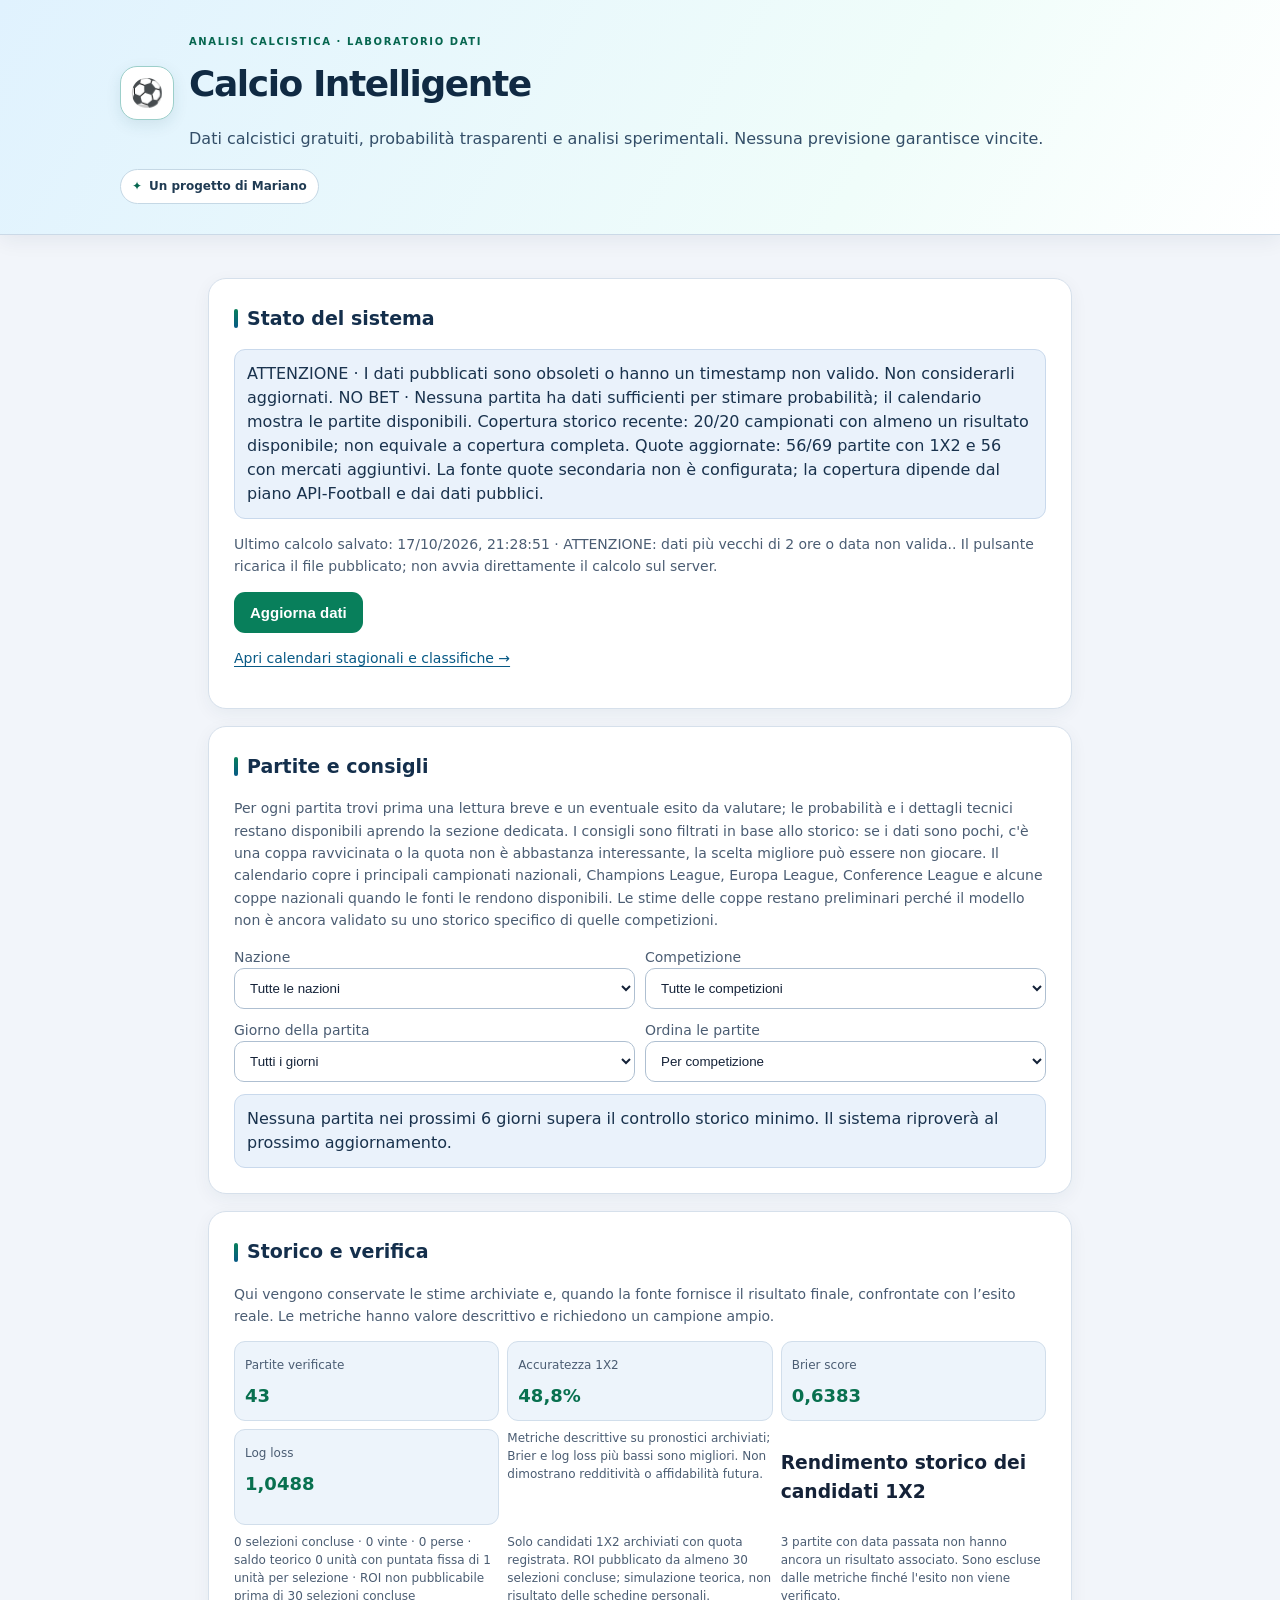
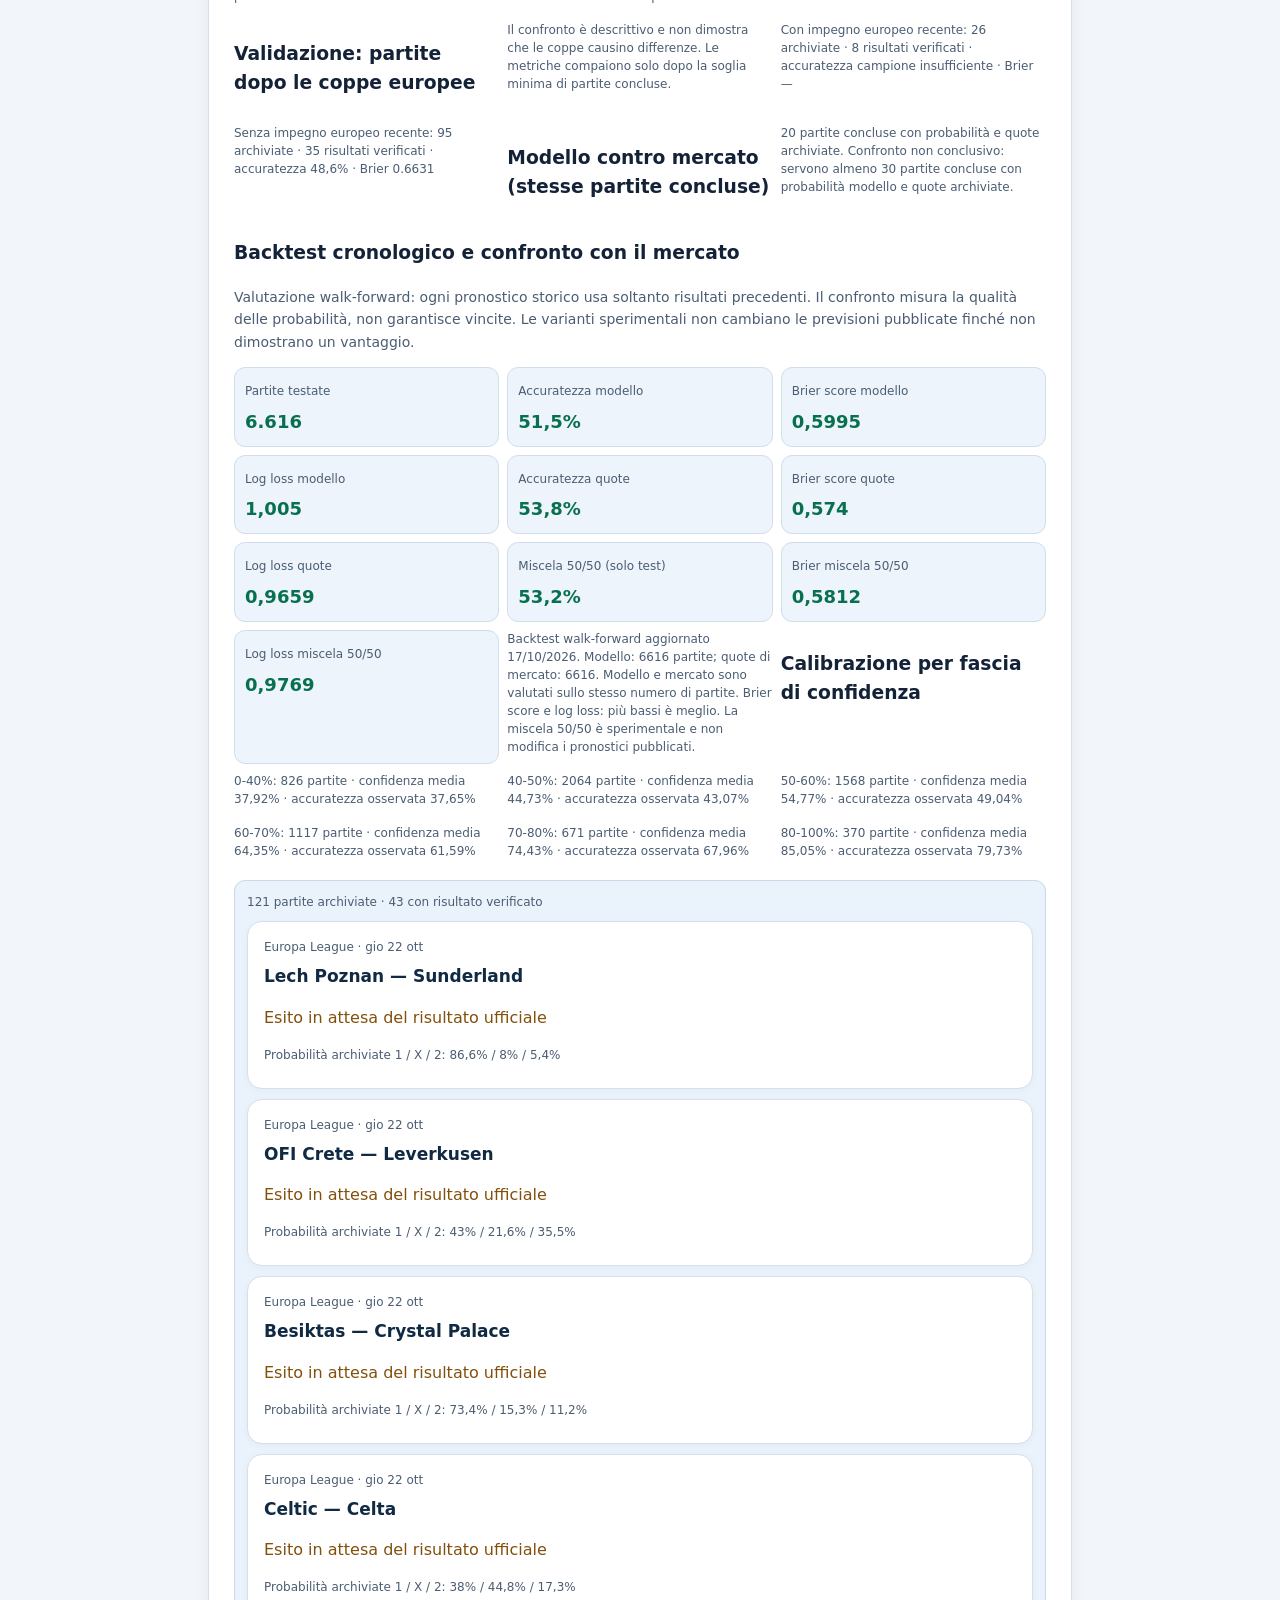
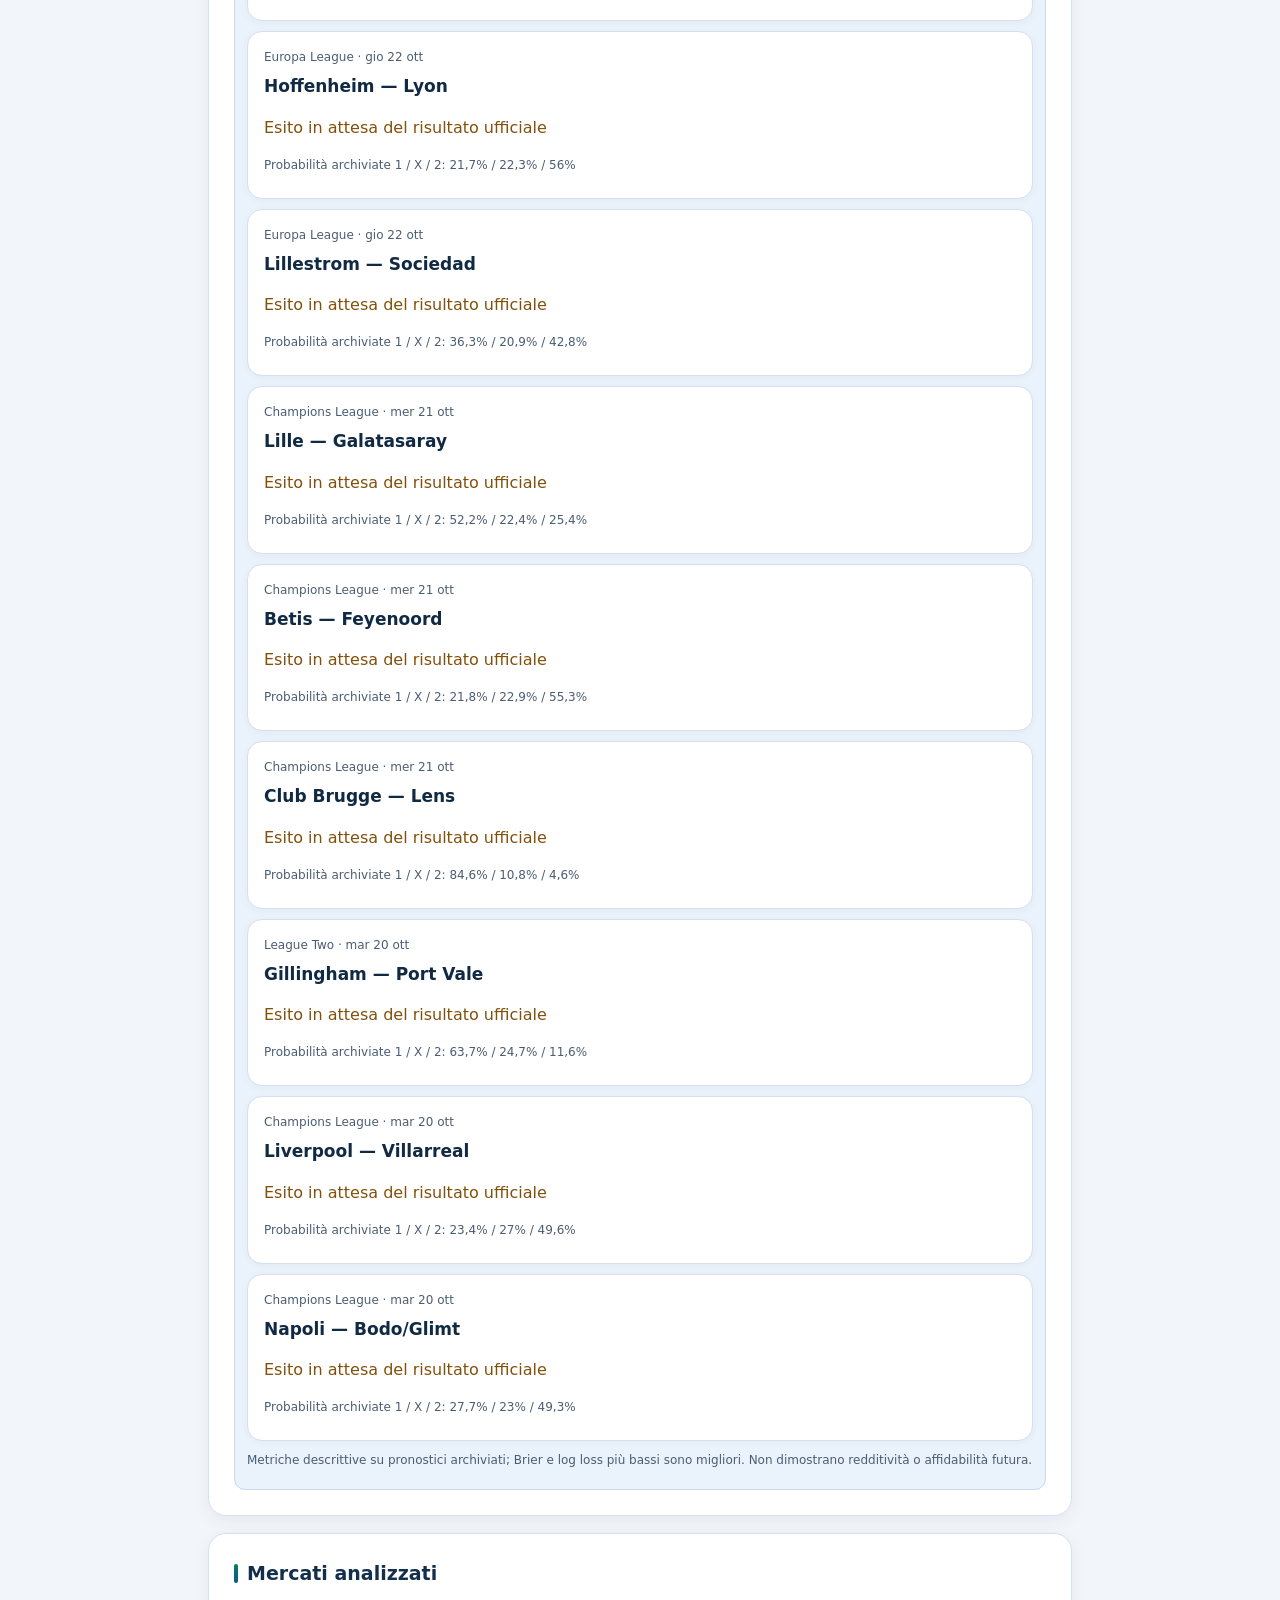
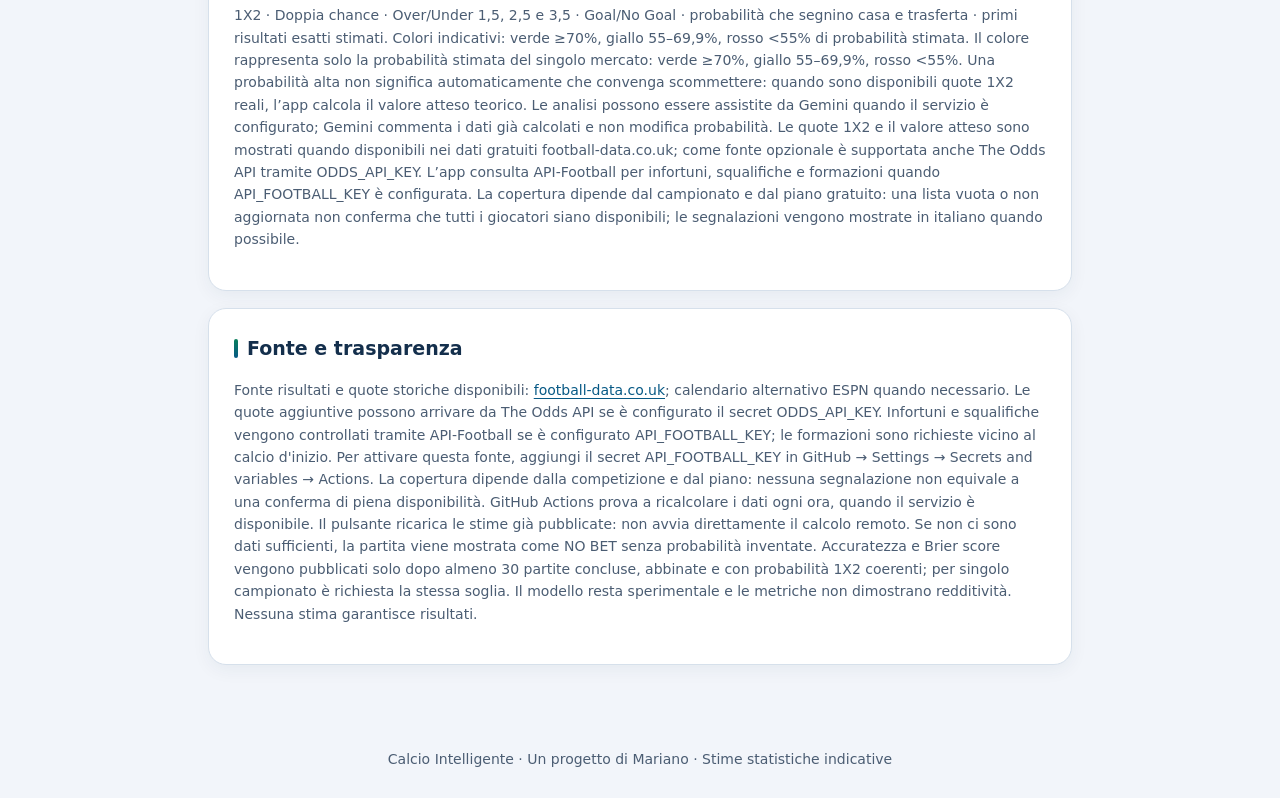
<file: index.html>
<!DOCTYPE html>
<html lang="it">
<head>
  <meta charset="UTF-8">
  <meta name="viewport" content="width=device-width, initial-scale=1">
  <meta name="theme-color" content="#f2f5fa">
  <meta name="description" content="Calcio Intelligente di Mariano: dati calcistici, probabilità trasparenti e analisi sperimentali.">
  <title>Calcio Intelligente</title>
  <style>
    :root { color-scheme: light; font-family: system-ui, sans-serif; background: #f2f5fa; color: #142238; }
    * { box-sizing: border-box; }
    body { margin: 0; }
    header { padding: 24px 18px; background: #171f2d; border-bottom: 1px solid #303b4d; }
    header h1 { margin: 0; font-size: 25px; }
    header p { color: #aab6c9; margin-bottom: 0; }
    main { max-width: 900px; margin: auto; padding: 18px; }
    .panel { background: #171f2d; border: 1px solid #303b4d; border-radius: 15px; padding: 17px; margin-bottom: 16px; }
    h2 { font-size: 19px; margin-top: 0; }
    .muted { color: #aab6c9; font-size: 14px; line-height: 1.6; }
    button { border: 0; border-radius: 10px; background: #53d69a; color: #0b2118; font-size: 15px; font-weight: 700; padding: 12px 16px; cursor: pointer; }
    button:disabled { opacity: .6; }
    .status { border-radius: 9px; padding: 12px; background: #252f40; line-height: 1.5; overflow-wrap: anywhere; }
    .competition-heading { margin: 20px 0 8px; padding: 10px 12px; border-left: 3px solid #53d69a; background: #202c3d; border-radius: 7px; font-size: 15px; }
    .filters { display: grid; grid-template-columns: repeat(2, minmax(0, 1fr)); gap: 10px; margin: 12px 0; }
    select { width: 100%; padding: 11px; border-radius: 8px; border: 1px solid #46546a; background: #111925; color: #f3f6fb; }
    .match-card { background: #111925; border: 1px solid #303b4d; border-radius: 12px; padding: 14px; margin: 12px 0; }
    .match-meta { color: #aab6c9; font-size: 12px; line-height: 1.5; margin: 0 0 8px; }
    .match-teams { font-size: 17px; margin: 0 0 8px; }
    .probabilities { display: grid; grid-template-columns: repeat(5, minmax(0, 1fr)); gap: 7px; margin: 12px 0; }
    .no-bet { color: #ffb7bd; background: #421f27; border: 1px solid #a94b59; border-radius: 8px; padding: 10px; font-weight: 800; line-height: 1.5; }
    .match-analysis { color: #d8e4f4; font-size: 13px; line-height: 1.6; background: #1b293a; border-left: 3px solid #53d69a; padding: 10px; border-radius: 6px; }
    .probability.signal-green { background: #123b2c; border: 1px solid #2b9b6b; }
    .probability.signal-yellow { background: #443819; border: 1px solid #b58a26; }
    .probability.signal-red { background: #421f27; border: 1px solid #a94b59; }
    .suggested-markets { margin: 12px 0; }
    .market-chip { display: inline-block; margin: 3px 5px 3px 0; padding: 7px 10px; border-radius: 8px; font-size: 13px; font-weight: 800; }
    .market-green { background: #123b2c; border: 1px solid #2b9b6b; color: #a4f2ca; }
    .market-no-pick { color: #f3d28a; background: #443819; border: 1px solid #b58a26; border-radius: 8px; padding: 9px; font-size: 12px; line-height: 1.5; }
    .betting-advice { margin: 10px 0; padding: 12px 14px; border: 1px solid #b8dccc; border-left: 4px solid #087f5b; border-radius: 10px; background: #effaf4; }
    .betting-advice strong { color: #07553d; font-size: 13px; }
    .betting-advice p { margin: 5px 0 0; color: #203b32; font-size: 14px; line-height: 1.6; }
    .technical-details { margin-top: 12px; border-top: 1px solid #d5e0eb; padding-top: 10px; }
    .technical-details summary { color: #075985; font-size: 13px; font-weight: 700; cursor: pointer; }
    .technical-details[open] summary { margin-bottom: 10px; }
    .history-item { background: #111925; border: 1px solid #303b4d; border-radius: 10px; padding: 12px; margin: 10px 0; }
    .history-result { font-weight: 800; color: #a4f2ca; }
    .history-pending { color: #f3d28a; }
    .history-metrics { display: grid; grid-template-columns: repeat(3, minmax(0, 1fr)); gap: 8px; margin: 12px 0; }
    .history-metric { background: #252f40; padding: 10px; border-radius: 8px; }
    .history-metric strong { display: block; font-size: 18px; margin-top: 5px; }
    .probability { background: #252f40; border-radius: 8px; padding: 9px 5px; text-align: center; display: flex; flex-direction: column; gap: 5px; }
    .probability span { color: #aab6c9; font-size: 12px; }
    .probability strong { font-size: 15px; }
    footer { padding: 8px 18px 28px; text-align: center; }
    a { color: #53d69a; }
    @media (max-width: 560px) { .probabilities { grid-template-columns: repeat(3, minmax(0, 1fr)); } .match-teams { font-size: 15px; } }

    :root { --mint:#66f0bd; --cyan:#70d8ef; --gold:#f3c878; --muted:#9cb6bf; --line:rgba(140,184,190,.18); color-scheme:dark; background:#07131b; color:#edf7f5; }
    body { min-height:100vh; background:radial-gradient(ellipse at 12% 0%,rgba(38,153,125,.22),transparent 34rem),radial-gradient(ellipse at 95% 8%,rgba(48,130,176,.18),transparent 30rem),linear-gradient(180deg,#081821,#07121a 60%,#0a1720); }
    header { position:relative; overflow:hidden; padding:34px max(20px,calc((100% - 1040px)/2)) 30px; background:linear-gradient(120deg,#113138,#0c1d2b 58%,#122a37); border-bottom:1px solid rgba(102,240,189,.23); box-shadow:0 14px 45px rgba(0,0,0,.18); }
    header h1 { font-size:clamp(25px,5vw,36px); letter-spacing:-.04em; }
    .brand-row { display:flex; align-items:center; gap:15px; position:relative; z-index:1; }
    .brand-mark { display:grid; place-items:center; flex:0 0 54px; width:54px; height:54px; border:1px solid rgba(102,240,189,.55); border-radius:17px; background:linear-gradient(145deg,rgba(102,240,189,.2),rgba(112,216,239,.08)); font-size:27px; box-shadow:0 8px 24px rgba(0,0,0,.18); }
    .brand-kicker { color:var(--mint); text-transform:uppercase; letter-spacing:.16em; font-size:10px; font-weight:850; margin-bottom:6px; }
    .creator-tag { display:inline-flex; gap:7px; margin-top:17px; padding:7px 11px; border-radius:999px; border:1px solid rgba(102,240,189,.23); background:rgba(6,20,27,.34); color:#d9f6ec; font-size:12px; font-weight:650; }
    .creator-tag span { color:var(--mint); }
    main { width:min(100% - 28px,1040px); margin:25px auto 40px; }
    .panel { background:rgba(15,32,42,.94); border:1px solid var(--line); border-radius:18px; padding:clamp(16px,3vw,25px); margin-bottom:17px; box-shadow:0 12px 35px rgba(0,0,0,.15); }
    .panel h2 { display:flex; align-items:center; gap:9px; }
    .panel h2::before { content:""; display:inline-block; width:4px; height:19px; border-radius:9px; background:linear-gradient(var(--mint),var(--cyan)); }
    .muted,.match-meta { color:var(--muted); }
    button { background:linear-gradient(120deg,var(--mint),#8be6db); color:#06231d; border-radius:11px; box-shadow:0 5px 18px rgba(70,220,172,.12); transition:transform .16s ease,filter .16s ease; }
    button:hover { transform:translateY(-1px); filter:brightness(1.05); }
    .status { background:rgba(30,56,67,.75); border:1px solid var(--line); border-radius:11px; }
    select { border:1px solid #34515d; background:#0c202a; border-radius:10px; }
    .competition-heading { border-left-color:var(--mint); background:linear-gradient(90deg,rgba(102,240,189,.10),rgba(112,216,239,.025)); color:#d5fff0; }
    .match-card,.history-item { background:linear-gradient(145deg,rgba(17,39,50,.97),rgba(12,28,38,.98)); border:1px solid rgba(129,175,184,.18); border-radius:15px; padding:16px; transition:border-color .16s ease,transform .16s ease; }
    .match-card:hover,.history-item:hover { border-color:rgba(102,240,189,.38); transform:translateY(-1px); }
    .probability { border:1px solid var(--line); background:#142b36; border-radius:10px; }
    .probability.signal-green { background:rgba(24,105,75,.28); border-color:rgba(102,240,189,.38); }
    .probability.signal-yellow { background:rgba(126,91,25,.22); border-color:rgba(243,200,120,.42); }
    .probability.signal-red { background:rgba(123,38,58,.20); border-color:rgba(255,135,151,.28); }
    .availability-panel { background:rgba(9,24,33,.72); border:1px solid rgba(112,216,239,.16); border-radius:11px; padding:12px; margin:12px 0; }
    .availability-panel>strong { font-size:13px; color:#c7f5ed; }
    .availability-heading { color:var(--cyan); font-size:12px; font-weight:800; margin:10px 0 5px; }
    .availability-list { color:#d3e4e8; font-size:12px; line-height:1.65; padding-left:18px; }
    .market-green { background:rgba(24,105,75,.27); border-color:rgba(102,240,189,.36); color:#aaf6d6; }
    .history-metric { background:linear-gradient(145deg,#173641,#102630); border:1px solid var(--line); border-radius:11px; }
    .history-metric strong,.history-result { color:var(--mint); }
    .history-pending { color:var(--gold); } a { color:var(--cyan); }
    @media(max-width:560px) { header { padding-top:27px; padding-bottom:24px; } .brand-row { align-items:flex-start; gap:11px; } .brand-mark { flex-basis:45px; width:45px; height:45px; border-radius:14px; font-size:23px; } main { width:calc(100% - 20px); } }

  
    /* Tema ad alto contrasto: leggibile su schermi piccoli e in piena luce */
    :root {
      color-scheme: light;
      --mint: #087f5b;
      --cyan: #075985;
      --gold: #8a4b08;
      --muted: #46566b;
      --line: #d4deea;
      background: #f2f5fa;
      color: #142238;
      font-family: system-ui, -apple-system, BlinkMacSystemFont, "Segoe UI", sans-serif;
    }
    body { background: #f2f5fa; color: #142238; line-height: 1.55; }
    header {
      background: linear-gradient(120deg, #e0f2fe, #f0fdfa 68%, #ffffff);
      border-bottom: 1px solid #cbd9e7;
      box-shadow: 0 5px 20px rgba(22, 48, 76, .07);
    }
    header h1 { color: #102a43; }
    header p { color: #334e68; }
    .brand-mark { background: #ffffff; border-color: #9ccfca; box-shadow: 0 5px 15px rgba(15, 80, 90, .10); }
    .brand-kicker, .creator-tag span { color: #06664f; }
    .creator-tag { color: #203b53; background: #ffffff; border-color: #c5d8e5; }
    main { color: #142238; }
    .panel { background: #ffffff; border-color: #d6e0eb; box-shadow: 0 5px 18px rgba(22, 48, 76, .055); }
    .panel h2 { color: #142f4c; }
    .muted, .match-meta { color: #4b5d73; }
    button { background: #087f5b; color: #ffffff; box-shadow: none; }
    button:hover { background: #06664a; filter: none; }
    button:focus-visible, select:focus-visible { outline: 3px solid #075985; outline-offset: 3px; }
    .status { color: #19324d; background: #eaf2fb; border: 1px solid #c9d9ec; }
    select { color: #142238; background: #ffffff; border: 1px solid #aebfd1; }
    .competition-heading { color: #07533f; background: #e7f6f0; border-left-color: #087f5b; }
    .match-card, .history-item { color: #142238; background: #ffffff; border-color: #d5e0eb; box-shadow: 0 2px 8px rgba(22,48,76,.035); }
    .match-card:hover, .history-item:hover { border-color: #73b7a4; transform: none; }
    .match-teams { color: #102a43; font-weight: 750; }
    .probability { color: #142238; background: #edf2f8; border-color: #d2dce8; }
    .probability span { color: #46566b; }
    .probability strong { color: #142238; }
    .probability.signal-green { background: #e2f5eb; border-color: #68ad8a; }
    .probability.signal-yellow { background: #fff3d6; border-color: #d6a84b; }
    .probability.signal-red { background: #fde8e8; border-color: #d58a8a; }
    .no-bet { color: #8f1d2c; background: #fff0f1; border-color: #d98b96; }
    .match-analysis { color: #263b53; background: #eff6ff; border-left-color: #087f5b; }
    .availability-panel { color: #263b53; background: #f3f8fc; border-color: #cbdde9; }
    .availability-panel > strong { color: #17445a; }
    .availability-heading { color: #075985; }
    .availability-list { color: #344b62; }
    .market-green { color: #07553d; background: #e2f5eb; border-color: #68ad8a; }
    .betting-advice { border-color: #b8dccc; border-left-color: #087f5b; background: #effaf4; }
    .betting-advice strong { color: #07553d; }
    .betting-advice p { color: #203b32; }
    .technical-details { border-top-color: #d5e0eb; }
    .technical-details summary { color: #075985; }
    .market-no-pick { color: #75400a; background: #fff4d9; border-color: #d6a84b; }
    .history-metric { color: #20364f; background: #edf4fb; border-color: #d1deeb; }
    .history-metric strong, .history-result { color: #08704f; }
    .history-pending { color: #82500b; }
    a { color: #075985; text-decoration-thickness: 1px; text-underline-offset: 3px; }
    a:hover { color: #063f5b; }
    footer { color: #46566b; }
    @media (max-width: 560px) {
      .panel { padding: 15px; }
      .probabilities { gap: 6px; }
      .probability { padding: 10px 4px; }
      .probability span { font-size: 12px; }
      .probability strong { font-size: 15px; }
    }
</style>
  <script src="./app.js?v=20261017-41" defer></script>
</head>
<body>
  <header>
    <div class="brand-row">
      <div class="brand-mark" aria-hidden="true">⚽</div>
      <div>
        <div class="brand-kicker">Analisi calcistica · Laboratorio dati</div>
        <h1>Calcio Intelligente</h1>
        <p>Dati calcistici gratuiti, probabilità trasparenti e analisi sperimentali. Nessuna previsione garantisce vincite.</p>
      </div>
    </div>
    <div class="creator-tag"><span>✦</span> Un progetto di Mariano</div>
  </header>
  <main>
    <section class="panel">
      <h2>Stato del sistema</h2>
      <div class="status" id="status" role="status">Verifica dei dati in corso…</div>
      <p class="muted" id="updated">Ultimo aggiornamento: non disponibile</p>
      <button id="refresh" type="button">Aggiorna dati</button>
      <p class="muted"><a href="./competitions.html">Apri calendari stagionali e classifiche →</a></p>
    </section>
    <section class="panel">
      <h2>Partite e consigli</h2>
      <p class="muted">Per ogni partita trovi prima una lettura breve e un eventuale esito da valutare; le probabilità e i dettagli tecnici restano disponibili aprendo la sezione dedicata. I consigli sono filtrati in base allo storico: se i dati sono pochi, c'è una coppa ravvicinata o la quota non è abbastanza interessante, la scelta migliore può essere non giocare. Il calendario copre i principali campionati nazionali, Champions League, Europa League, Conference League e alcune coppe nazionali quando le fonti le rendono disponibili. Le stime delle coppe restano preliminari perché il modello non è ancora validato su uno storico specifico di quelle competizioni.</p>
      <div class="filters">
        <label for="country-filter" class="muted">Nazione<select id="country-filter"><option value="">Tutte le nazioni</option></select></label>
        <label for="league-filter" class="muted">Competizione<select id="league-filter"><option value="">Tutte le competizioni</option></select></label>
        <label for="date-filter" class="muted">Giorno della partita<select id="date-filter"><option value="">Tutti i giorni</option></select></label>
        <label for="date-order-filter" class="muted">Ordina le partite<select id="date-order-filter"><option value="competition">Per competizione</option><option value="date-asc">Per giorno · dal più vicino</option><option value="date-desc">Per giorno · dal più lontano</option></select></label>
      </div>
      <div id="matches" class="status">Caricamento delle partite…</div>
    </section>
    <section class="panel">
      <h2>Storico e verifica</h2>
      <p class="muted">Qui vengono conservate le stime archiviate e, quando la fonte fornisce il risultato finale, confrontate con l’esito reale. Le metriche hanno valore descrittivo e richiedono un campione ampio.</p>
      <div id="history-metrics" class="history-metrics"><div class="status">Caricamento metriche…</div></div>
      <h3>Backtest cronologico e confronto con il mercato</h3>
      <p class="muted">Valutazione walk-forward: ogni pronostico storico usa soltanto risultati precedenti. Il confronto misura la qualità delle probabilità, non garantisce vincite. Le varianti sperimentali non cambiano le previsioni pubblicate finché non dimostrano un vantaggio.</p>
      <div id="backtest-metrics" class="history-metrics"><div class="status">Caricamento backtest…</div></div>
      <div id="history-list" class="status">Caricamento dello storico…</div>
    </section>
    <section class="panel">
      <h2>Mercati analizzati</h2>
      <p class="muted">1X2 · Doppia chance · Over/Under 1,5, 2,5 e 3,5 · Goal/No Goal · probabilità che segnino casa e trasferta · primi risultati esatti stimati. Colori indicativi: verde ≥70%, giallo 55–69,9%, rosso <55% di probabilità stimata. Il colore rappresenta solo la probabilità stimata del singolo mercato: verde ≥70%, giallo 55–69,9%, rosso <55%. Una probabilità alta non significa automaticamente che convenga scommettere: quando sono disponibili quote 1X2 reali, l’app calcola il valore atteso teorico. Le analisi possono essere assistite da Gemini quando il servizio è configurato; Gemini commenta i dati già calcolati e non modifica probabilità. Le quote 1X2 e il valore atteso sono mostrati quando disponibili nei dati gratuiti football-data.co.uk; come fonte opzionale è supportata anche The Odds API tramite ODDS_API_KEY. L’app consulta API-Football per infortuni, squalifiche e formazioni quando API_FOOTBALL_KEY è configurata. La copertura dipende dal campionato e dal piano gratuito: una lista vuota o non aggiornata non conferma che tutti i giocatori siano disponibili; le segnalazioni vengono mostrate in italiano quando possibile.</p>
    </section>
    <section class="panel">
      <h2>Fonte e trasparenza</h2>
      <p class="muted">Fonte risultati e quote storiche disponibili: <a href="https://www.football-data.co.uk/" target="_blank" rel="noopener noreferrer">football-data.co.uk</a>; calendario alternativo ESPN quando necessario. Le quote aggiuntive possono arrivare da The Odds API se è configurato il secret ODDS_API_KEY. Infortuni e squalifiche vengono controllati tramite API-Football se è configurato API_FOOTBALL_KEY; le formazioni sono richieste vicino al calcio d'inizio. Per attivare questa fonte, aggiungi il secret API_FOOTBALL_KEY in GitHub → Settings → Secrets and variables → Actions. La copertura dipende dalla competizione e dal piano: nessuna segnalazione non equivale a una conferma di piena disponibilità. GitHub Actions prova a ricalcolare i dati ogni ora, quando il servizio è disponibile. Il pulsante ricarica le stime già pubblicate: non avvia direttamente il calcolo remoto. Se non ci sono dati sufficienti, la partita viene mostrata come NO BET senza probabilità inventate. Accuratezza e Brier score vengono pubblicati solo dopo almeno 30 partite concluse, abbinate e con probabilità 1X2 coerenti; per singolo campionato è richiesta la stessa soglia. Il modello resta sperimentale e le metriche non dimostrano redditività. Nessuna stima garantisce risultati.</p>
    </section>
  </main>
  <footer class="muted">Calcio Intelligente · Un progetto di Mariano · Stime statistiche indicative</footer>
</body>
</html>
</file>
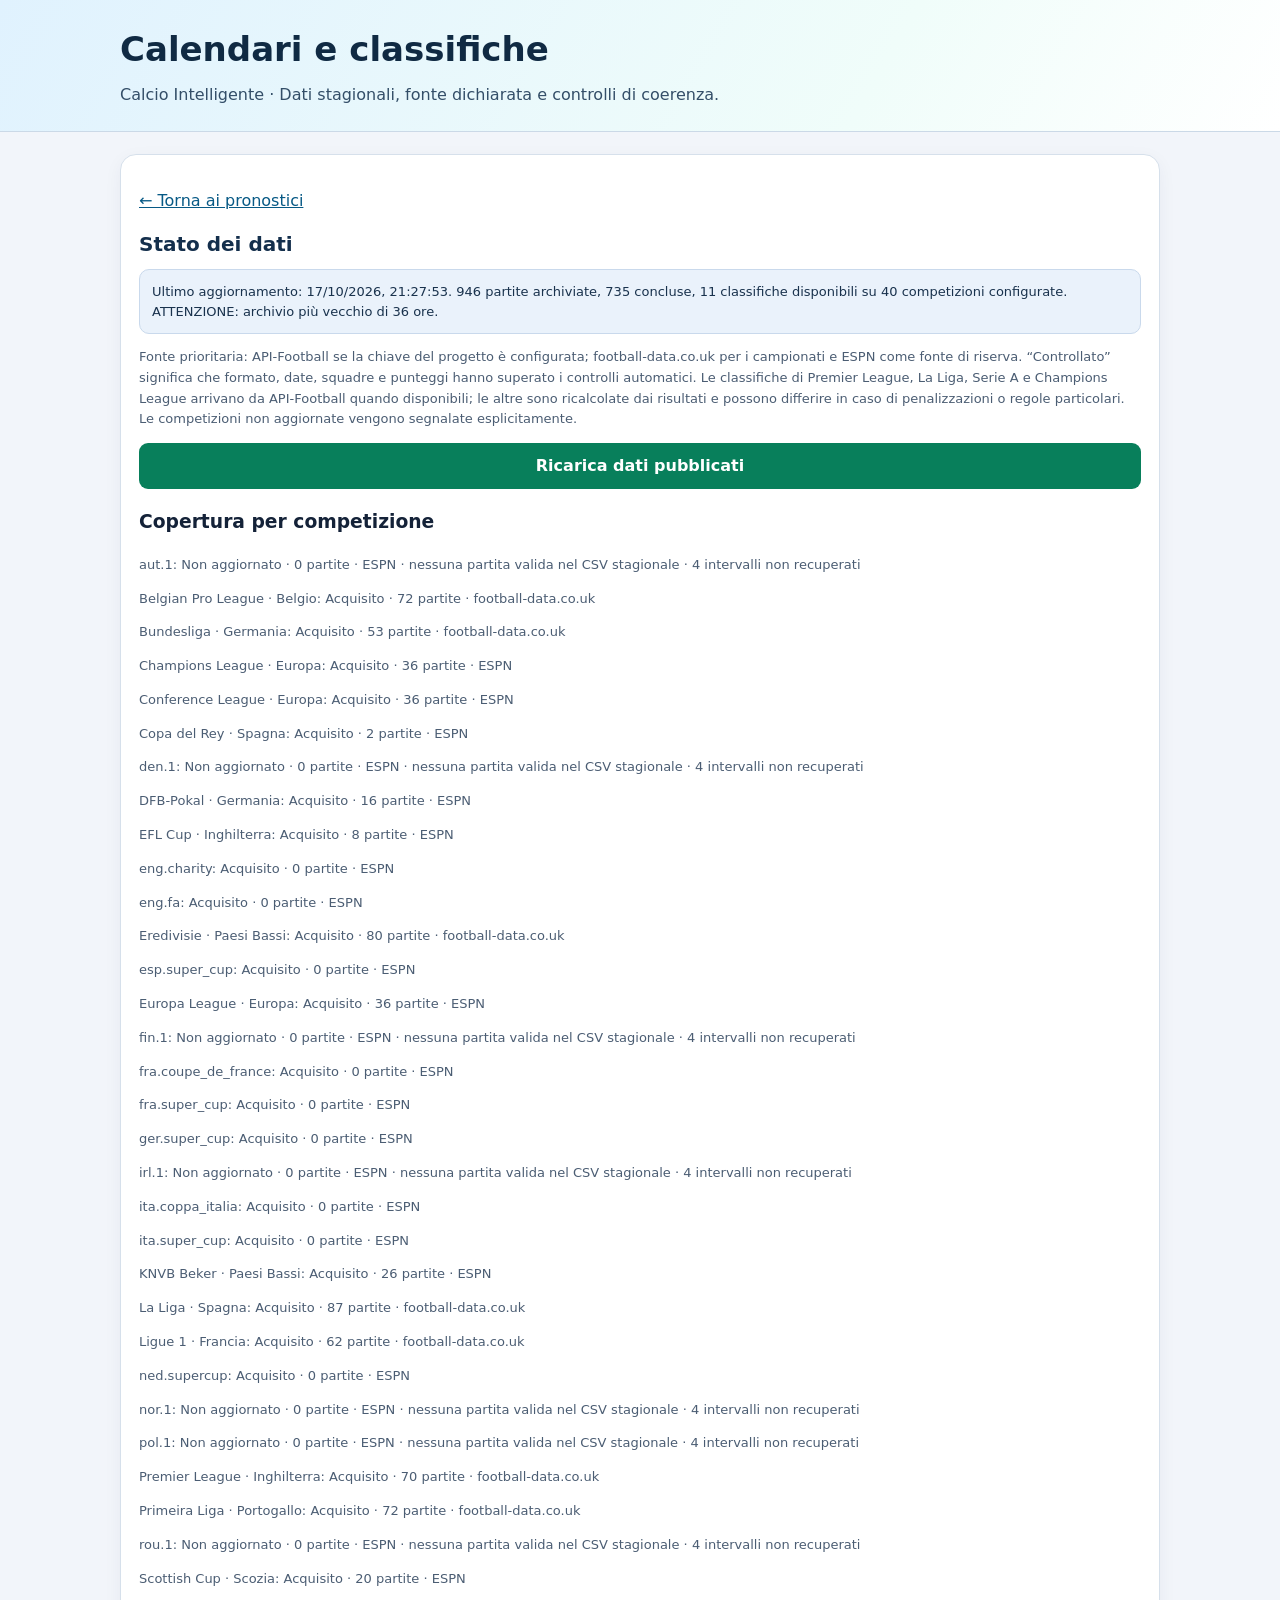
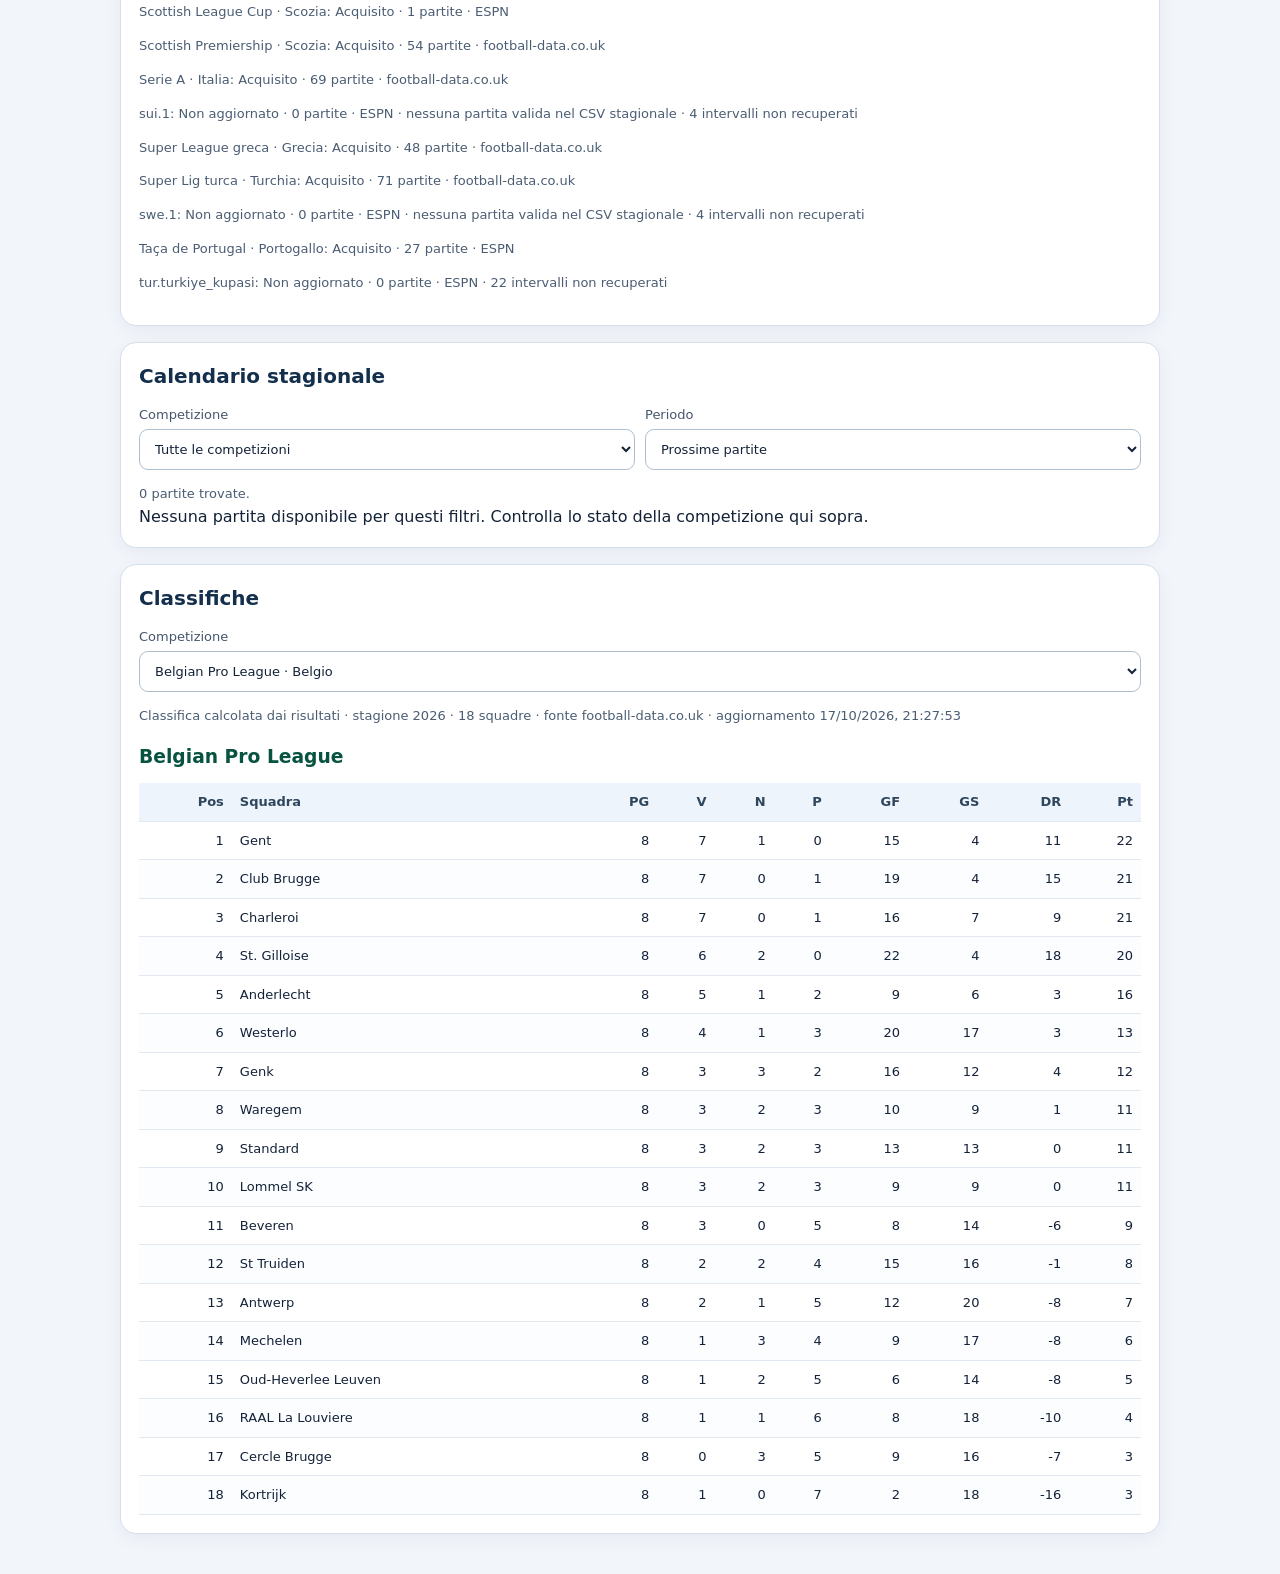
<file: competitions.html>
<!DOCTYPE html>
<html lang="it">
<head>
  <meta charset="UTF-8">
  <meta name="viewport" content="width=device-width, initial-scale=1">
  <meta name="theme-color" content="#f2f5fa">
  <meta name="description" content="Calendari stagionali e classifiche calcistiche con fonte e stato di aggiornamento.">
  <title>Calendari e classifiche · Calcio Intelligente</title>
  <style>
    :root{font-family:system-ui,-apple-system,"Segoe UI",sans-serif;color:#142238;background:#f2f5fa;line-height:1.5}
    *{box-sizing:border-box}body{margin:0}header{padding:24px max(18px,calc((100% - 1040px)/2));background:linear-gradient(120deg,#e0f2fe,#f0fdfa 68%,#fff);border-bottom:1px solid #cbd9e7}
    h1{margin:0;color:#102a43;font-size:clamp(24px,5vw,34px)}header p{margin:8px 0 0;color:#334e68}
    main{width:min(100% - 24px,1040px);margin:22px auto 40px}.panel{background:#fff;border:1px solid #d6e0eb;border-radius:16px;padding:18px;margin-bottom:16px;box-shadow:0 5px 18px #16304c0d}
    h2{font-size:20px;margin:0 0 10px;color:#142f4c}.muted{color:#4b5d73;font-size:13px;line-height:1.6}
    a{color:#075985}.filters{display:grid;grid-template-columns:repeat(auto-fit,minmax(190px,1fr));gap:10px;margin:14px 0}
    label{display:grid;gap:5px;font-size:13px;color:#46566b}select,button{width:100%;padding:11px;border:1px solid #aebfd1;border-radius:9px;background:#fff;color:#142238;font:inherit}
    button{background:#087f5b;color:#fff;border:0;font-weight:750;cursor:pointer}.status{padding:12px;background:#eaf2fb;border:1px solid #c9d9ec;border-radius:10px;color:#19324d;font-size:13px}
    .table-wrap{overflow-x:auto;margin-top:12px}table{width:100%;border-collapse:collapse;font-size:13px;white-space:nowrap}th,td{text-align:right;padding:9px 8px;border-bottom:1px solid #e1e8f0}th{background:#edf4fb;color:#30465d}td:nth-child(2),th:nth-child(2){text-align:left}tr:nth-child(even) td{background:#fbfdff}
    .group-title{font-weight:800;margin:16px 0 4px;color:#07533f}.fixture{padding:12px;border:1px solid #dce5ee;border-radius:11px;margin:8px 0;display:grid;grid-template-columns:100px 1fr auto;gap:12px;align-items:center}
    .fixture-date{font-size:12px;color:#4b5d73}.fixture-teams{font-weight:750}.fixture-meta{font-size:12px;color:#4b5d73}.score{font-weight:850;color:#07533f}
    .badge{display:inline-block;border-radius:999px;padding:3px 8px;background:#edf4fb;color:#334e68;font-size:11px;margin-left:6px}
    @media(max-width:560px){.fixture{grid-template-columns:1fr auto;gap:5px}.fixture-date{grid-column:1/-1}.fixture-teams{font-size:14px}.panel{padding:14px}th,td{padding:8px 6px}}
  </style>
  <script src="./competitions.js?v=20261017-2" defer></script>
</head>
<body>
<header><h1>Calendari e classifiche</h1><p>Calcio Intelligente · Dati stagionali, fonte dichiarata e controlli di coerenza.</p></header>
<main>
  <section class="panel">
    <p><a href="./index.html">← Torna ai pronostici</a></p>
    <h2>Stato dei dati</h2>
    <div id="data-status" class="status">Caricamento di calendari e classifiche…</div>
    <p class="muted">Fonte prioritaria: API-Football se la chiave del progetto è configurata; football-data.co.uk per i campionati e ESPN come fonte di riserva. “Controllato” significa che formato, date, squadre e punteggi hanno superato i controlli automatici. Le classifiche di Premier League, La Liga, Serie A e Champions League arrivano da API-Football quando disponibili; le altre sono ricalcolate dai risultati e possono differire in caso di penalizzazioni o regole particolari. Le competizioni non aggiornate vengono segnalate esplicitamente.</p>
    <button id="reload" type="button">Ricarica dati pubblicati</button>
    <h3>Copertura per competizione</h3><div id="coverage-list"></div>
  </section>
  <section class="panel">
    <h2>Calendario stagionale</h2>
    <div class="filters">
      <label>Competizione<select id="calendar-competition"><option value="">Tutte le competizioni</option></select></label>
      <label>Periodo<select id="calendar-period"><option value="upcoming">Prossime partite</option><option value="all">Tutta la stagione disponibile</option><option value="completed">Partite concluse</option></select></label>
    </div>
    <div id="calendar-status" class="muted"></div>
    <div id="calendar-list"></div>
  </section>
  <section class="panel">
    <h2>Classifiche</h2>
    <div class="filters"><label>Competizione<select id="table-competition"><option value="">Seleziona una competizione</option></select></label></div>
    <div id="table-status" class="muted">Seleziona una competizione per vedere la classifica.</div>
    <div id="table-list"></div>
  </section>
</main>
</body>
</html>
</file>
